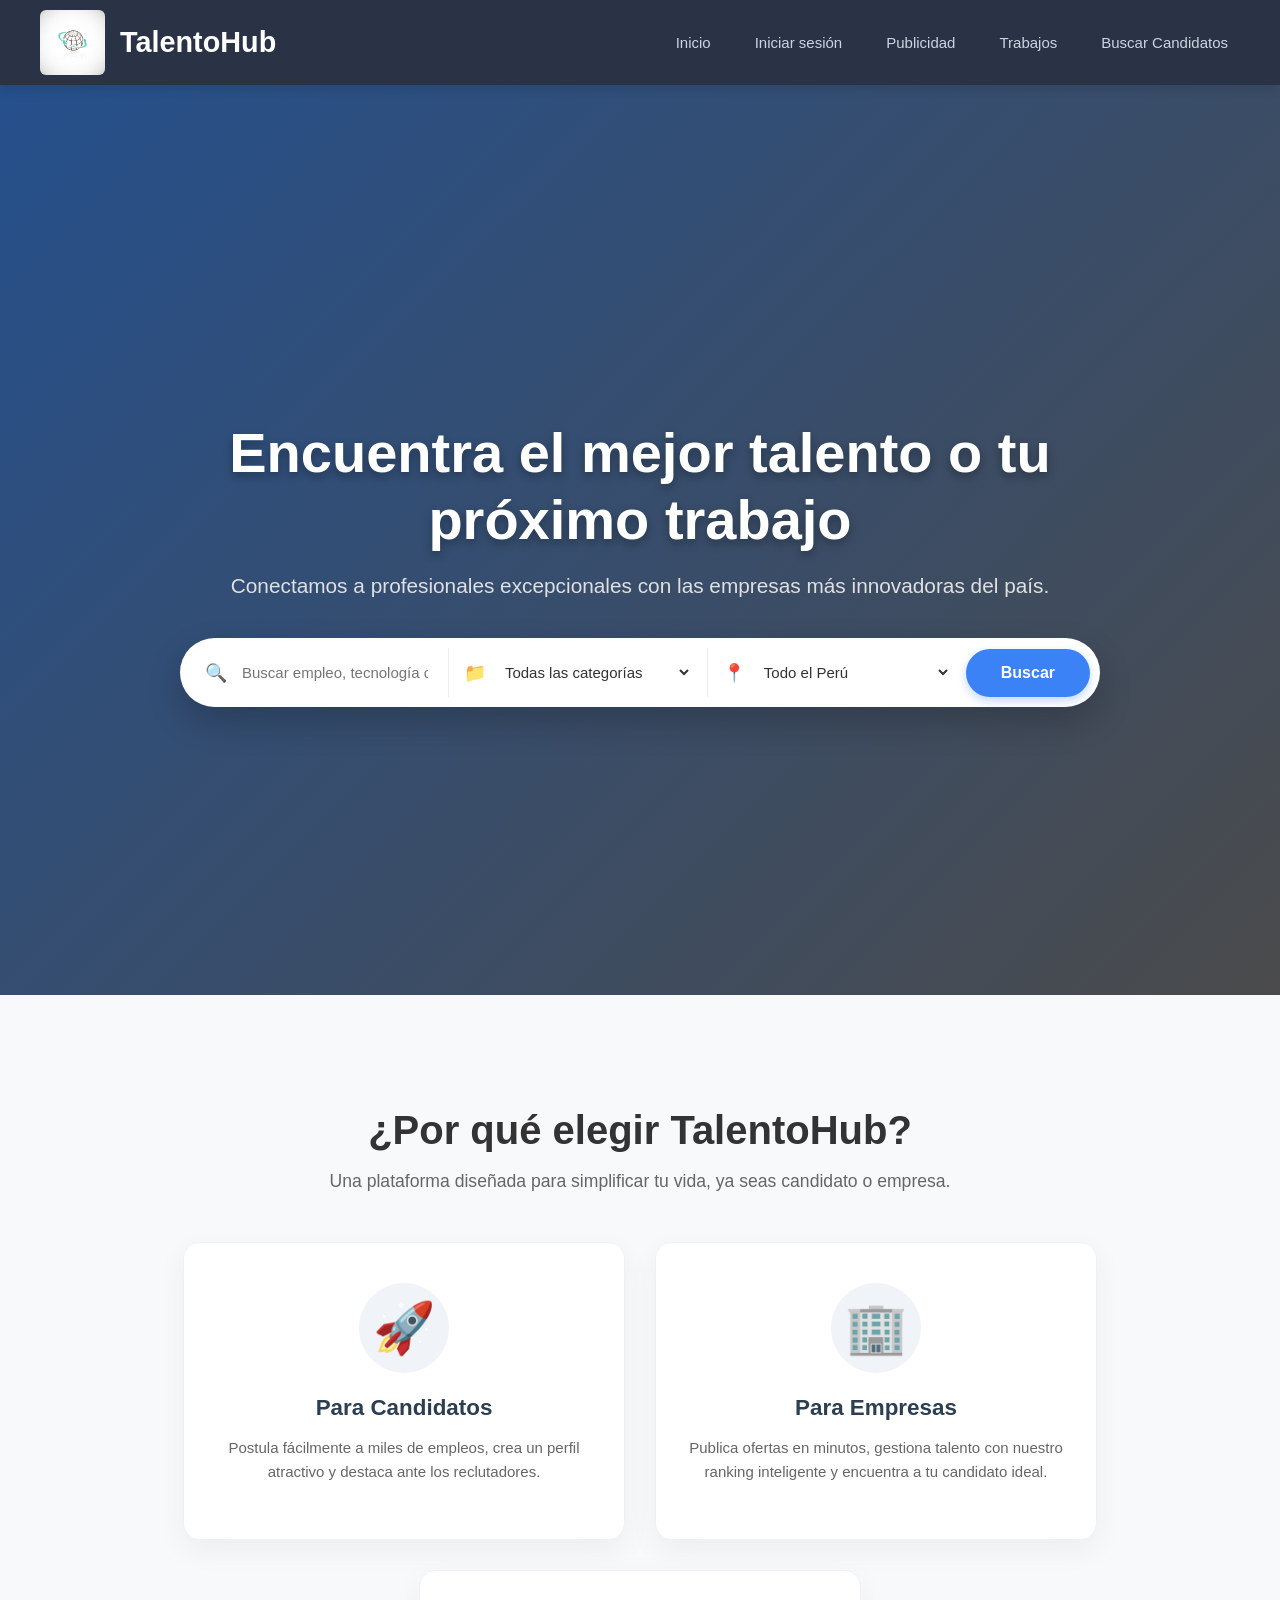
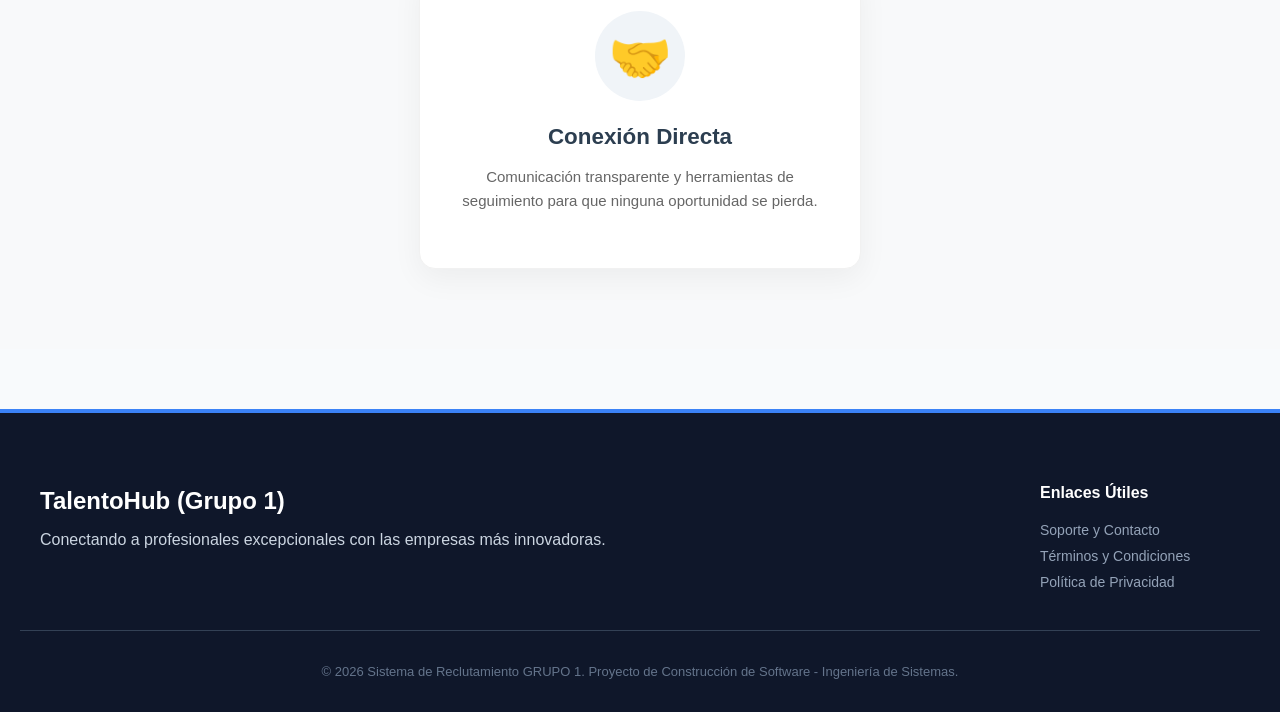
<file: index.html>
<!DOCTYPE html>
<html lang="es">
<head>
    <meta charset="UTF-8">
    <title>Sistema de Reclutamiento | TalentoHub</title>

    <link rel="stylesheet" href="shared/css/base.css">
    <link rel="stylesheet" href="shared/css/variables.css">
    <link rel="stylesheet" href="index.css">
</head>

<body>

<header id="navbar"></header>

<main>
    
    <section class="hero">
        <div class="hero-overlay"></div>
        <div class="hero-content">
            <h1>Encuentra el mejor talento o tu próximo trabajo</h1>
            <p>Conectamos a profesionales excepcionales con las empresas más innovadoras del país.</p>
            
            <div class="search-box">
                <div class="search-input-group">
                    <span>🔍</span>
                    <input 
                        type="text" 
                        id="searchInput" 
                        placeholder="Buscar empleo, tecnología o empresa..."
                    >
                </div>

                <div class="search-input-group border-left">
                    <span>📁</span>
                    <select id="categoriaSelect">
                        <option value="">Todas las categorías</option>
                    </select>
                </div>

                <div class="search-input-group border-left">
                    <span>📍</span>
                    <select id="ubicacionSelect">
                        <option value="">Todo el Perú</option>
                        <option value="Lima">Lima</option>
                        <option value="Arequipa">Arequipa</option>
                        <option value="Trujillo">Trujillo</option>
                        <option value="Huancayo">Huancayo</option>
                        <option value="Remoto">Remoto</option>
                    </select>
                </div>

                <button onclick="buscarOfertas()" class="btn-search">Buscar</button>
            </div>
        </div>
    </section>

    <section class="features-section">
        <div class="features-header">
            <h2>¿Por qué elegir TalentoHub?</h2>
            <p>Una plataforma diseñada para simplificar tu vida, ya seas candidato o empresa.</p>
        </div>

        <div class="features">
            <article class="feature">
                <div class="feature-icon">🚀</div>
                <h3>Para Candidatos</h3>
                <p>Postula fácilmente a miles de empleos, crea un perfil atractivo y destaca ante los reclutadores.</p>
            </article>

            <article class="feature">
                <div class="feature-icon">🏢</div>
                <h3>Para Empresas</h3>
                <p>Publica ofertas en minutos, gestiona talento con nuestro ranking inteligente y encuentra a tu candidato ideal.</p>
            </article>

            <article class="feature">
                <div class="feature-icon">🤝</div>
                <h3>Conexión Directa</h3>
                <p>Comunicación transparente y herramientas de seguimiento para que ninguna oportunidad se pierda.</p>
            </article>
        </div>
    </section>

</main>

<footer id="footer"></footer>

<script src="shared/js/mockData.js"></script>
<script src="shared/js/utils.js"></script>
<script src="index.js"></script>

</body>
</html>
</file>
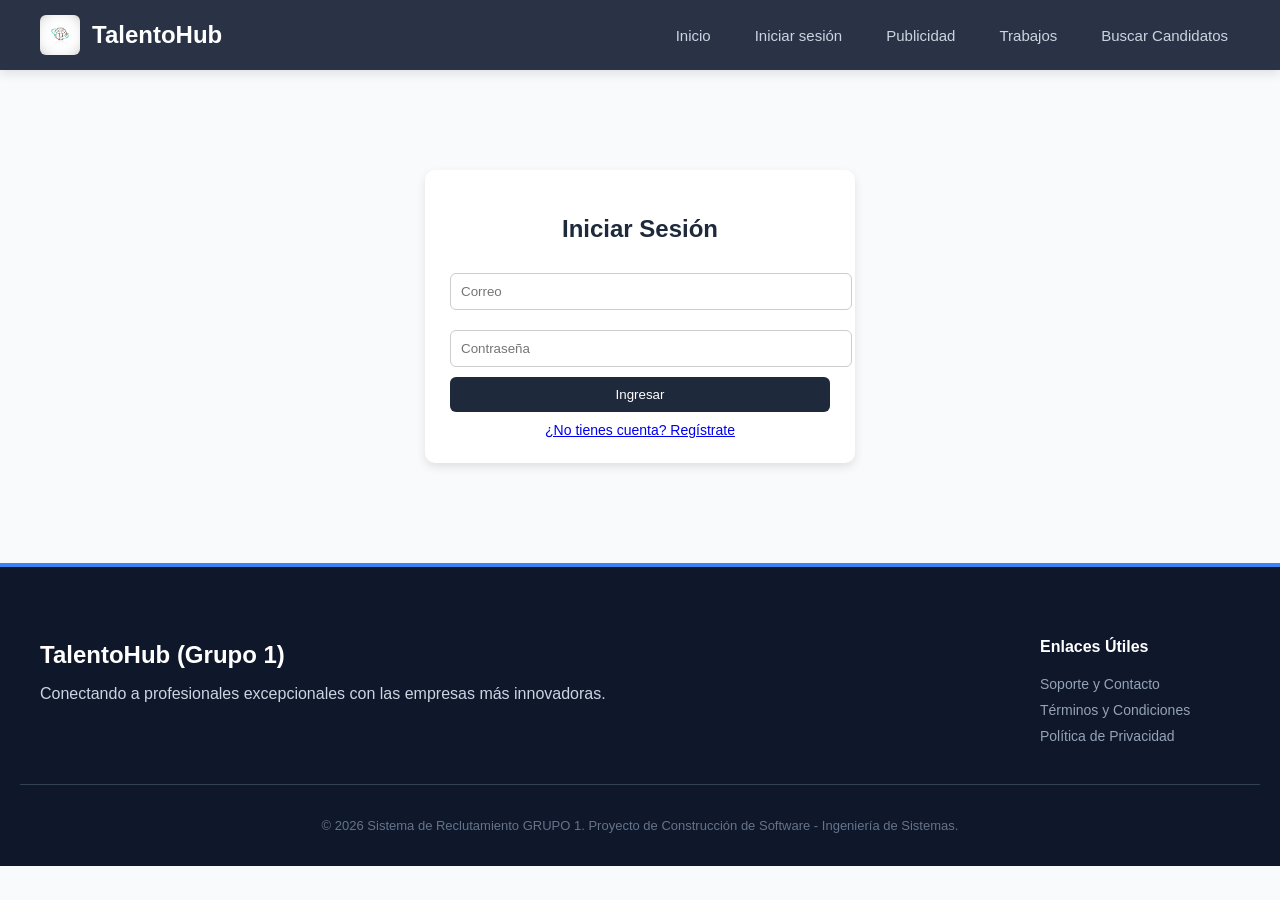
<file: auth/login.html>
<!DOCTYPE html>
<html lang="es">
<head>
    <meta charset="UTF-8">
    <title>Login</title>

    <link rel="stylesheet" href="../shared/css/variables.css">
    <link rel="stylesheet" href="../shared/css/base.css">
    <link rel="stylesheet" href="auth.css">
</head>
<body>

<div id="navbar"></div>

<div class="auth-container">
    <h2>Iniciar Sesión</h2>

    <form id="loginForm">
        <input type="email" placeholder="Correo" required>
        <input type="password" placeholder="Contraseña" required>

        <button type="submit">Ingresar</button>
    </form>

    <a href="register.html">¿No tienes cuenta? Regístrate</a>
</div>

<div id="footer"></div>

<script src="../shared/js/mockData.js"></script>
<script src="../shared/js/utils.js"></script>
<script src="auth.js"></script>

</body>
</html>
</file>
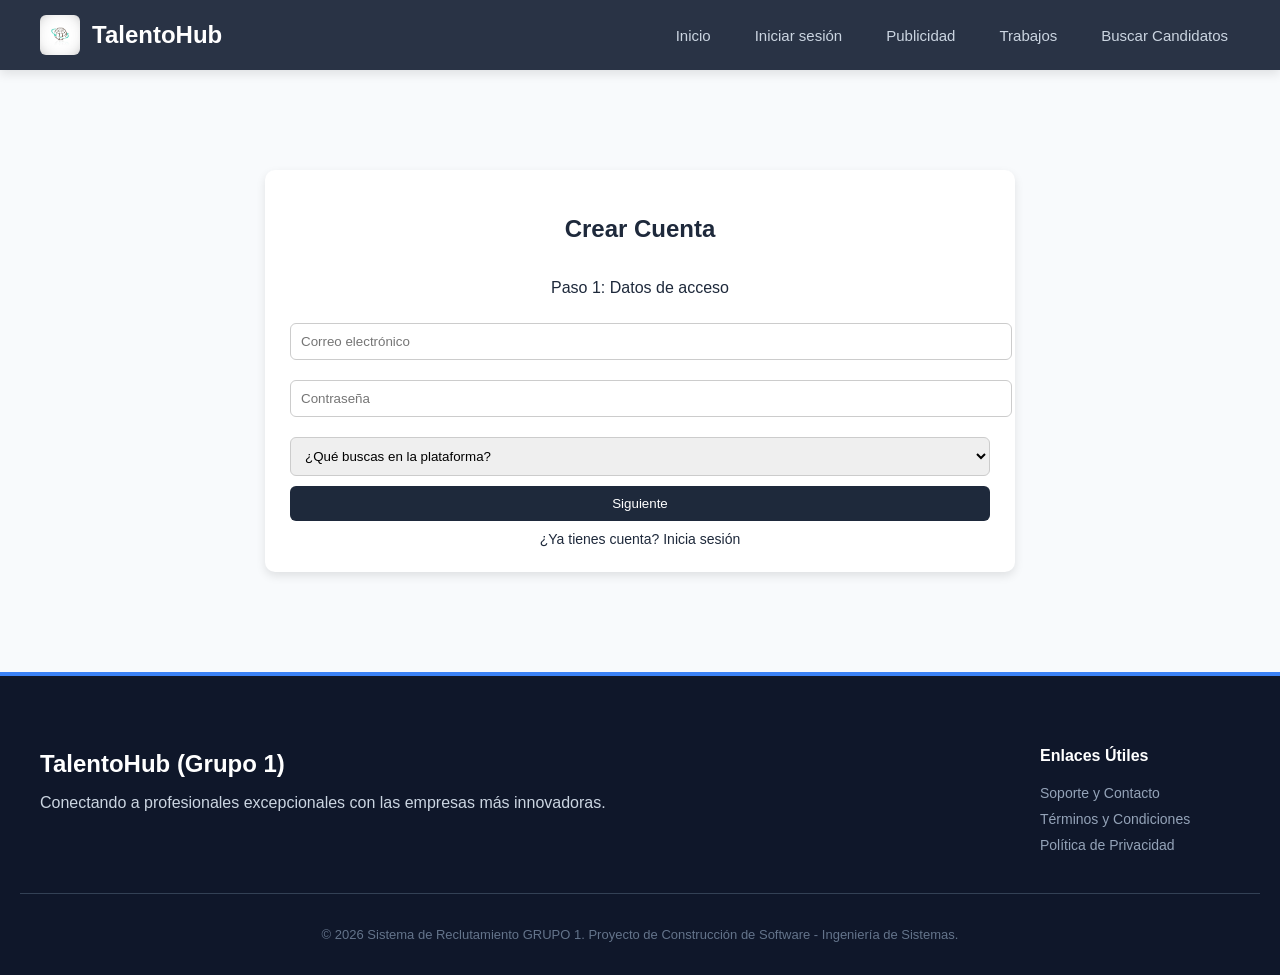
<file: auth/register.html>
<!DOCTYPE html>
<html lang="es">
<head>
    <meta charset="UTF-8">
    <title>Registro</title>
    <link rel="stylesheet" href="../shared/css/variables.css">
    <link rel="stylesheet" href="../shared/css/base.css">
    <link rel="stylesheet" href="auth.css">
</head>
<body>

<div id="navbar"></div>

<div class="auth-container large-container">
    <h2>Crear Cuenta</h2>
    
    <form id="registerForm">
        
        <div id="step1">
            <p>Paso 1: Datos de acceso</p>
            <input type="email" id="regEmail" placeholder="Correo electrónico" required>
            <input type="password" id="regPassword" placeholder="Contraseña" required>
            
            <select id="regRole" required>
                <option value="">¿Qué buscas en la plataforma?</option>
                <option value="postulante">Quiero encontrar trabajo (Candidato)</option>
                <option value="empresa">Quiero contratar talento (Empresa)</option>
            </select>
            
            <button type="button" onclick="nextStep()">Siguiente</button>
            <a href="login.html" class="link-footer">¿Ya tienes cuenta? Inicia sesión</a>
        </div>

        <div id="step2-postulante" class="hidden">
            <p>Paso 2: Completa tu Perfil Profesional</p>
            <div class="form-grid">
                <input type="text" id="p_nombre" placeholder="Nombres">
                <input type="text" id="p_apellidos" placeholder="Apellidos">
                <input type="date" id="p_nacimiento" title="Fecha de Nacimiento">
                <input type="text" id="p_dni" placeholder="DNI / Pasaporte">
                <input type="tel" id="p_telefono" placeholder="Teléfono">
                <input type="text" id="p_ubicacion" placeholder="Ciudad / Región">
                
                <select id="p_educacion">
                    <option value="">Nivel de Educación</option>
                    <option value="Técnico Incompleto">Técnico Incompleto</option>
                    <option value="Técnico Completo">Técnico Completo</option>
                    <option value="Universitario Incompleto">Universitario Incompleto</option>
                    <option value="Universitario Completo">Universitario Completo</option>
                    <option value="Postgrado/Maestría">Postgrado / Maestría</option>
                </select>
                
                <input type="text" id="p_institucion" placeholder="Institución Educativa Actual/Última">
                <input type="text" id="p_profesion" placeholder="Profesión o Titular (Ej. Ing. Sistemas)">
                <input type="number" id="p_experiencia" placeholder="Años de experiencia">
                
                <select id="p_viajar">
                    <option value="">¿Disponibilidad para viajar?</option>
                    <option value="Si">Sí</option>
                    <option value="No">No</option>
                </select>

                <input type="text" id="p_habilidades" placeholder="Habilidades (Ej. Java, Ventas, Excel)">
                <input type="url" id="p_linkedin" placeholder="URL de LinkedIn o Portafolio">
                <input type="number" id="p_salario" placeholder="Expectativa Salarial (Mensual)">
                <div class="full-width" style="display: flex; flex-direction: column; gap: 5px;">
                    <label for="p_cv" style="font-size: 14px; color: #555; font-weight: bold;">Sube tu CV (Formato PDF o DOCX):</label>
                    <input type="file" id="p_cv" accept=".pdf,.doc,.docx" style="background: #f8f9fa;">
                </div>
            </div>
            
            <div class="form-actions">
                <button type="button" class="btn-secondary" onclick="prevStep()">Atrás</button>
                <button type="submit" class="btn-primary">Finalizar Registro</button>
            </div>
        </div>

        <div id="step2-empresa" class="hidden">
            <p>Paso 2: Datos de tu Empresa</p>
            <div class="form-grid">
                <input type="text" id="e_ruc" placeholder="RUC">
                <input type="text" id="e_razon" placeholder="Razón Social">
                <input type="text" id="e_comercial" placeholder="Nombre Comercial">
                <input type="text" id="e_sector" placeholder="Sector / Industria (Ej. Tecnología, Minería)">
                
                <select id="e_tamano">
                    <option value="">Tamaño de la Empresa</option>
                    <option value="1-10">Micro (1-10 empleados)</option>
                    <option value="11-50">Pequeña (11-50 empleados)</option>
                    <option value="51-200">Mediana (51-200 empleados)</option>
                    <option value="200+">Grande (Más de 200 empleados)</option>
                </select>

                <input type="text" id="e_ubicacion" placeholder="Dirección Principal / Ciudad">
                <input type="tel" id="e_telefono" placeholder="Teléfono de Contacto">
                <input type="url" id="e_web" placeholder="Sitio Web">
                <input type="text" id="e_contacto" placeholder="Nombre de la Persona de Contacto">
                <input type="text" id="e_cargo" placeholder="Cargo del Contacto (Ej. RRHH)">
                <input type="url" id="e_logo" placeholder="URL del Logo (Opcional)">
                <textarea id="e_descripcion" placeholder="Breve descripción de la empresa" rows="1"></textarea>
            </div>

            <div class="form-actions">
                <button type="button" class="btn-secondary" onclick="prevStep()">Atrás</button>
                <button type="submit" class="btn-primary">Finalizar Registro</button>
            </div>
        </div>

    </form>
</div>

<div id="footer"></div>
<script src="../shared/js/mockData.js"></script>
<script src="../shared/js/utils.js"></script>
<script src="auth.js"></script>
</body>
</html>
</file>
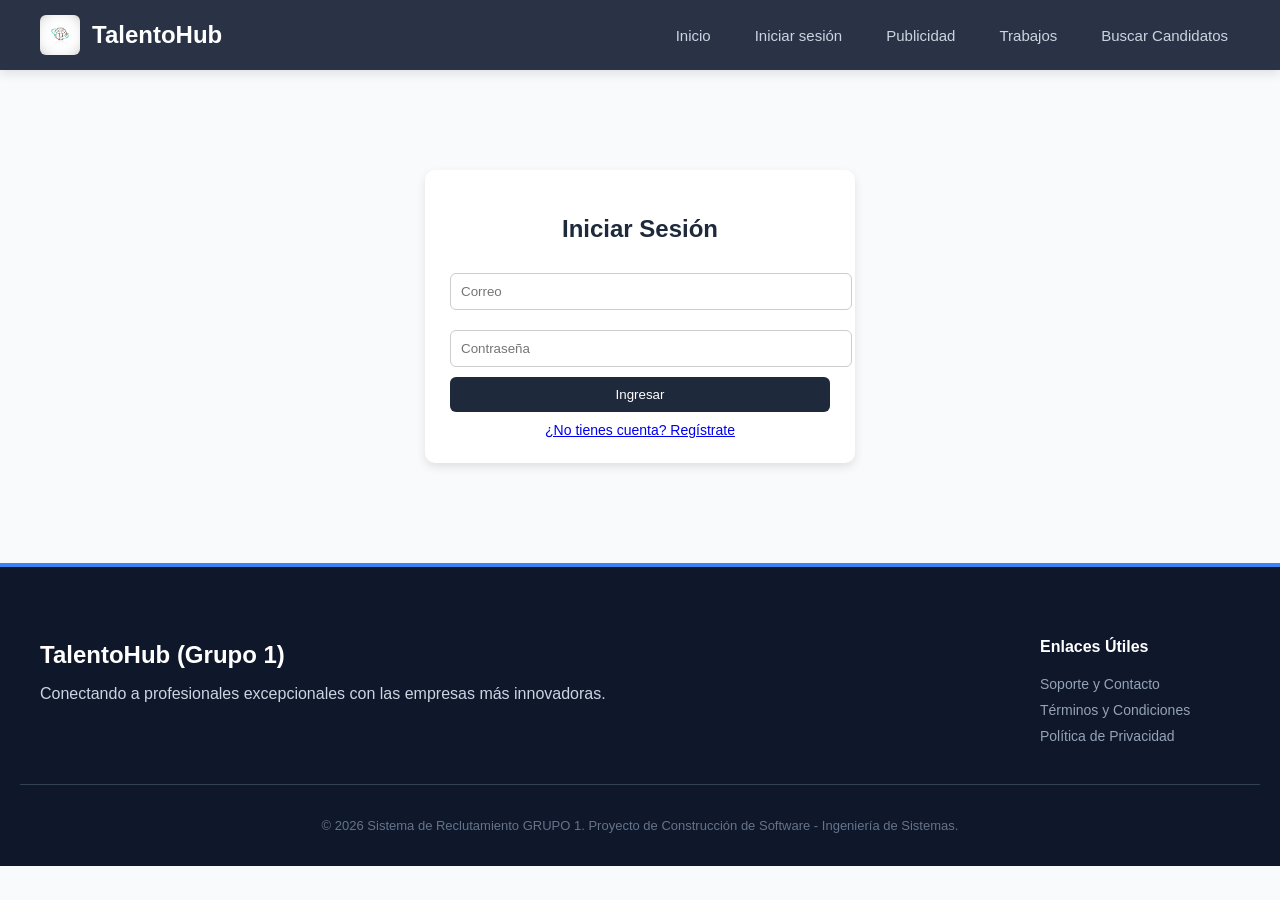
<file: management/candidates/dashboard_candidate.html>
<!DOCTYPE html>
<html lang="es">
<head>
    <meta charset="UTF-8">
    <title>Mi Panel | TalentoHub</title>
    <link rel="stylesheet" href="../../shared/css/variables.css">
    <link rel="stylesheet" href="../../shared/css/base.css">
    <link rel="stylesheet" href="dashboard_candidate.css">
</head>
<body>

<header id="navbar"></header>

<div class="dashboard-container">
    <aside class="profile-sidebar">
        <header class="profile-header">
            <img id="profileFoto" src="" alt="Foto de perfil" class="profile-img">
            <h2 id="profileName">Cargando...</h2>
            <p id="profileProfession" class="text-muted">Cargando...</p>
        </header>
        
        <div class="profile-details">
            <p><strong>Ubicación:</strong> <span id="profileLocation"></span></p>
            <p><strong>Teléfono:</strong> <span id="profilePhone"></span></p>
            <p><strong>Educación:</strong> <span id="profileEducation"></span></p>
            <p><strong>Experiencia:</strong> <span id="profileExperience"></span> años</p>
            <p><strong>Expectativa Salarial:</strong> S/ <span id="profileSalary"></span></p>
            
            <div class="skills-container">
                <strong>Habilidades:</strong>
                <div id="profileSkills" class="skills-tags"></div>
            </div>

            <div class="profile-actions">
                <button class="btn btn-primary btn-full" onclick="toggleEditMode()">Editar Perfil</button>
            </div>
        </div>
    </aside>

    <main class="dashboard-main">
        
        <section id="view-postulaciones">
            <header class="section-header">
                <h2>📋 Mis Postulaciones</h2>
                <p class="text-muted">Haz seguimiento al estado de tus procesos y mira tus resultados técnicos.</p>
            </header>
            
            <div id="postulacionesList" class="postulaciones-grid">
                </div>
        </section>

        <section id="view-editar" class="hidden edit-section-box">
            <header class="section-header">
                <h2>Actualizar Datos del Perfil</h2>
            </header>
            
            <form id="formEditProfile">
                <div class="form-grid">
                    <div>
                        <label>Nombre</label>
                        <input type="text" id="editNombre" required>
                    </div>
                    <div>
                        <label>Apellidos</label>
                        <input type="text" id="editApellidos" required>
                    </div>
                    <div>
                        <label>Teléfono</label>
                        <input type="text" id="editTelefono">
                    </div>
                    <div>
                        <label>Ubicación (Ciudad)</label>
                        <input type="text" id="editUbicacion">
                    </div>
                    <div>
                        <label>Nivel de Educación</label>
                        <input type="text" id="editNivelEducacion">
                    </div>
                    <div>
                        <label>Institución</label>
                        <input type="text" id="editInstitucion">
                    </div>
                    <div>
                        <label>Profesión / Cargo Actual</label>
                        <input type="text" id="editProfesion">
                    </div>
                    <div>
                        <label>Años de Experiencia</label>
                        <input type="number" id="editExperiencia" min="0">
                    </div>
                    <div>
                        <label>¿Disponibilidad para viajar?</label>
                        <select id="editViajar">
                            <option value="Sí">Sí</option>
                            <option value="No">No</option>
                        </select>
                    </div>
                    <div>
                        <label>Expectativa Salarial (S/)</label>
                        <input type="number" id="editSueldo">
                    </div>
                    <div class="full-width">
                        <label>Habilidades (Separadas por comas)</label>
                        <input type="text" id="editHabilidades" placeholder="Ej: React, Python, Diseño UX">
                    </div>
                    <div>
                        <label>URL de LinkedIn</label>
                        <input type="url" id="editLinkedin">
                    </div>
                    <div>
                        <label>URL de Foto de Perfil</label>
                        <input type="url" id="editFoto">
                    </div>
                    <div class="full-width">
                        <label>Ruta o URL a tu CV (Ej. ../cv/uploads/mi_cv.pdf)</label>
                        <input type="text" id="editCV">
                    </div>
                </div>
                <div class="form-actions">
                    <button type="button" onclick="toggleEditMode()" class="btn btn-secondary">Cancelar</button>
                    <button type="submit" class="btn btn-primary">Guardar Cambios</button>
                </div>
            </form>
        </section>

    </main>

    <div id="postulacionModal" class="modal hidden">
        <div class="modal-content modal-xl">
            <span class="close" onclick="closeModal()">&times;</span>
            <div id="modalBody">
                </div>
        </div>
    </div>
</div>

<footer id="footer"></footer>

<script src="../../shared/js/mockData.js"></script>
<script src="../../shared/js/utils.js"></script>
<script src="dashboard_candidate.js"></script>

</body>
</html>
</file>
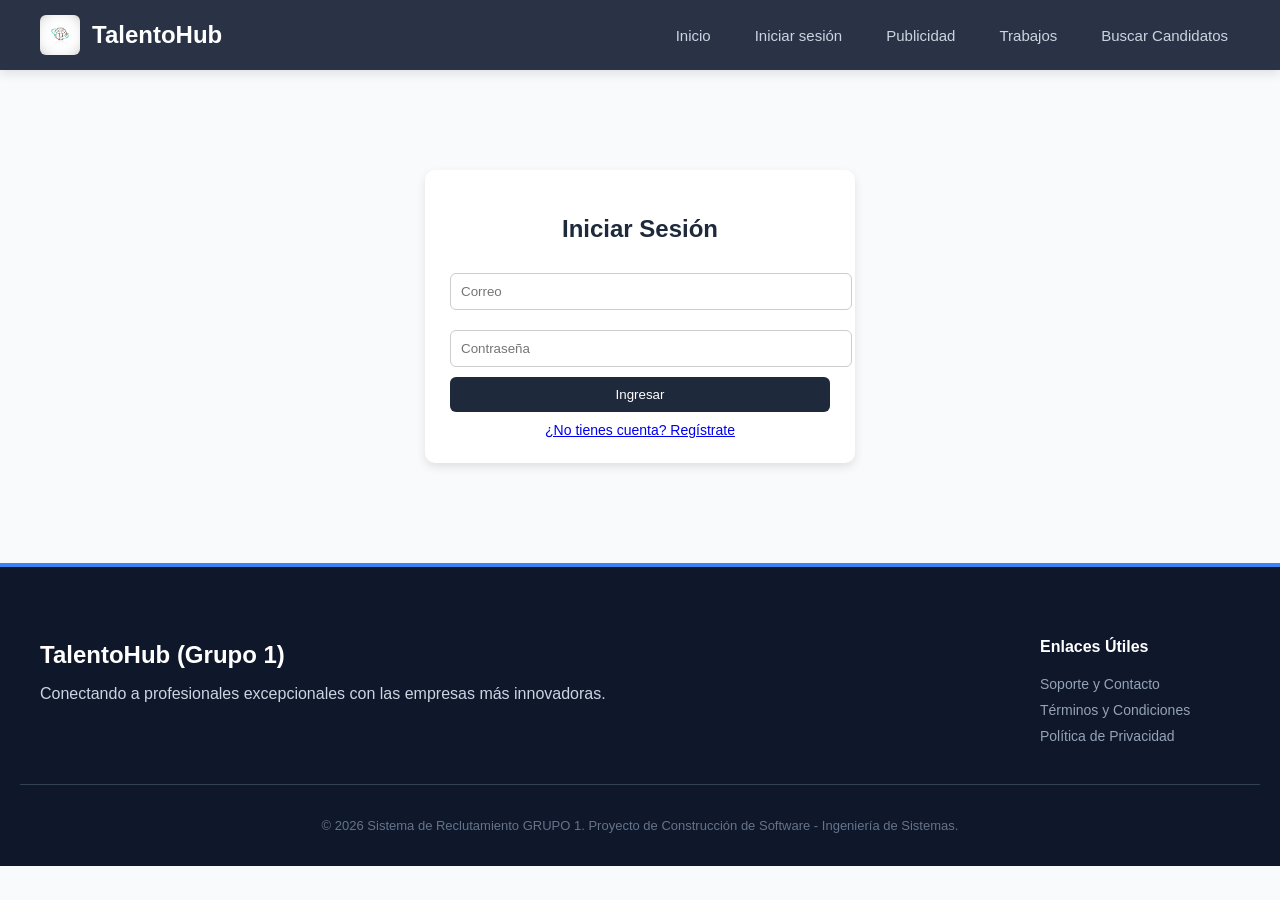
<file: management/companies/dashboard_company.html>
<!DOCTYPE html>
<html lang="es">
<head>
    <meta charset="UTF-8">
    <title>Panel de Empresa | TalentoHub</title>
    <link rel="stylesheet" href="../../shared/css/variables.css">
    <link rel="stylesheet" href="../../shared/css/base.css">
    <link rel="stylesheet" href="dashboard_company.css">
</head>
<body>

<header id="navbar"></header>

<main class="dashboard-container">
    
    <section id="view-empresas" class="dashboard-section">
        <header class="section-header">
            <div>
                <h2>🏢 Mis Empresas</h2>
                <p class="text-muted">Gestiona los perfiles de tus empresas registradas.</p>
            </div>
            <button class="btn btn-primary" onclick="openModal('modalNuevaEmpresa')">+ Registrar Nueva Empresa</button>
        </header>
        <div id="empresasList" class="grid-container">
            </div>
    </section>

    <section id="view-ofertas" class="dashboard-section hidden">
        <header class="section-header">
            <div>
                <button class="btn btn-secondary btn-sm" onclick="showView('view-empresas')">← Volver a Mis Empresas</button>
                <h2 id="ofertasTitle" class="title-mt">Ofertas Publicadas</h2>
            </div>
            <button class="btn btn-primary" onclick="abrirModalNuevaOferta()">+ Publicar Oferta</button>
        </header>
        <div id="ofertasList" class="grid-container">
            </div>
    </section>

    <section id="view-postulantes" class="dashboard-section hidden">
        <header class="section-header">
            <div>
                <button class="btn btn-secondary btn-sm" onclick="showView('view-ofertas')">← Volver a Ofertas</button>
                <h2 id="postulantesTitle" class="title-mt">Postulantes</h2>
            </div>
        </header>
        <div id="postulantesList" class="grid-container">
            </div>
    </section>

</main>

<div id="modalNuevaEmpresa" class="modal hidden">
    <div class="modal-content">
        <span class="close" onclick="closeModal('modalNuevaEmpresa')">&times;</span>
        <h2>Registrar Nueva Empresa</h2>
        <form id="formNuevaEmpresa" class="form-grid">
            <input type="text" id="empNombre" placeholder="Nombre de la Empresa" required class="full-width">
            <input type="text" id="empSector" placeholder="Sector (Ej. Tecnología, Finanzas)" required>
            <input type="text" id="empUbicacion" placeholder="Sede Principal (Ej. Lima)" required>
            <input type="url" id="empLogo" placeholder="URL del Logo (Opcional)" class="full-width">
            <div class="full-width">
                <textarea id="empDesc" placeholder="Breve descripción de la empresa..." rows="3" required></textarea>
            </div>
            <div class="full-width form-actions">
                <button type="submit" class="btn btn-primary">Registrar Empresa</button>
            </div>
        </form>
    </div>
</div>

<div id="modalNuevaOferta" class="modal hidden">
    <div class="modal-content" style="max-width: 700px;">
        <span class="close" onclick="closeModal('modalNuevaOferta')">&times;</span>
        <h2>Publicar Oferta Laboral</h2>
        <form id="formNuevaOferta" class="form-grid">
            <input type="text" id="ofTitulo" placeholder="Título del Puesto" required class="full-width">
            <select id="ofCategoria" required>
                <option value="">Selecciona Categoría</option>
            </select>
            <select id="ofModalidad" required>
                <option value="">Modalidad</option>
                <option value="Remoto">Remoto</option>
                <option value="Híbrido">Híbrido</option>
                <option value="Presencial">Presencial</option>
            </select>
            <input type="text" id="ofUbicacion" placeholder="Ubicación (Ej. Lima, Remoto)" required>
            <input type="number" id="ofSueldo" placeholder="Sueldo Ofrecido (S/)" required>
            <div class="full-width">
                <textarea id="ofDesc" placeholder="Descripción completa del puesto..." rows="4" required></textarea>
            </div>

            <div class="full-width eval-section-box">
                <h3 class="eval-title">📝 Evaluación Técnica (Opcional)</h3>
                <p class="eval-subtitle">Agrega preguntas para evaluar a los candidatos automáticamente. Selecciona el círculo de la opción que será la correcta.</p>
                
                <div id="preguntasContainer"></div>
                
                <button type="button" class="btn btn-secondary btn-add-pregunta" onclick="agregarPreguntaUI()">+ Agregar Pregunta</button>
            </div>

            <div class="full-width form-actions">
                <button type="submit" class="btn btn-primary">Publicar Oferta</button>
            </div>
        </form>
    </div>
</div>

<div id="modalDetalleCuestionario" class="modal hidden">
    <div class="modal-content modal-lg">
        <span class="close" onclick="closeModal('modalDetalleCuestionario')">&times;</span>
        <h2>Detalle de Evaluación Técnica</h2>
        <div id="detalleCuestionarioContenido"></div>
    </div>
</div>

<footer id="footer"></footer>

<script src="../../shared/js/mockData.js"></script>
<script src="../../shared/js/utils.js"></script>
<script src="dashboard_company.js"></script>

</body>
</html>
</file>
<file: shared/css/base.css>
/* =======================
   NAVBAR (Diseño Moderno)
======================= */
.navbar {
    display: flex;
    justify-content: space-between;
    align-items: center;
    background: rgba(30, 41, 59, 0.95); /* Color oscuro con ligera transparencia */
    backdrop-filter: blur(10px); /* Efecto cristal */
    padding: 15px 40px;
    color: var(--white);
    position: sticky;
    top: 0;
    z-index: 9999;
    box-shadow: var(--shadow);
}

.navbar-brand {
    display: flex;
    align-items: center;
    gap: 12px;
    text-decoration: none;
    color: var(--white);
    font-size: 1.5rem;
    font-weight: 800;
    transition: var(--transition);
}

.navbar-brand:hover {
    opacity: 0.8;
}

.navbar-logo {
    height: 40px;
    width: auto;
    object-fit: contain;
    border-radius: 6px;
}

.nav-links {
    display: flex;
    gap: 20px;
    align-items: center;
}

.nav-links a {
    color: #cbd5e1;
    text-decoration: none;
    font-weight: 500;
    font-size: 15px;
    transition: var(--transition);
    padding: 8px 12px;
    border-radius: var(--radius);
}

.nav-links a:hover {
    color: var(--white);
    background: rgba(255, 255, 255, 0.1);
}

.badge {
    background: var(--accent);
    color: var(--white);
    padding: 4px 10px;
    border-radius: 20px;
    font-size: 12px;
    font-weight: bold;
}

/* =======================
   FOOTER (Diseño Profesional)
======================= */
.footer {
    background: var(--secondary);
    color: #cbd5e1;
    padding: 50px 20px 20px 20px;
    margin-top: 60px;
    border-top: 4px solid var(--accent);
}

.footer-content {
    max-width: 1200px;
    margin: 0 auto;
    display: flex;
    justify-content: space-between;
    flex-wrap: wrap;
    gap: 30px;
    margin-bottom: 40px;
}

.footer-info {
    flex: 1;
    min-width: 300px;
}

.footer-title {
    color: var(--white);
    font-size: 1.5rem;
    margin-bottom: 15px;
}

.footer-links {
    display: flex;
    flex-direction: column;
    gap: 10px;
    min-width: 200px;
}

.footer-links h4 {
    color: var(--white);
    margin-bottom: 10px;
}

.footer-links a {
    color: #94a3b8;
    text-decoration: none;
    transition: var(--transition);
    font-size: 14px;
}

.footer-links a:hover {
    color: var(--accent);
    padding-left: 5px;
}

.footer-bottom {
    text-align: center;
    padding-top: 20px;
    border-top: 1px solid #334155;
    font-size: 13px;
    color: #64748b;
}

/* Responsivo para móviles */
/* @media (max-width: 768px) {
    .navbar {
        flex-direction: column;
        padding: 15px;
        gap: 15px;
    }
    .nav-links {
        flex-wrap: wrap;
        justify-content: center;
    }
} */
</file>
<file: shared/css/variables.css>
/* Variables CSS Globales */

:root {
    /* 🎨 COLORES */
    --primary: #1e293b;
    --primary-hover: #334155;
    --secondary: #0f172a;
    --accent: #3b82f6;
    --accent-hover: #2563eb;
    --background: #f8fafc;
    --text: #1e293b;
    --text-muted: #64748b;
    --white: #ffffff;
    --gray: #e2e8f0;

    /* 📏 ESPACIADOS */
    --spacing-sm: 8px;
    --spacing-md: 16px;
    --spacing-lg: 24px;

    /* 🔤 TIPOGRAFÍA */
    --font-main: 'Segoe UI', Roboto, Helvetica, Arial, sans-serif;

    /* 🎯 BORDES Y EFECTOS */
    --radius: 8px;
    --radius-lg: 12px;
    --shadow-sm: 0 2px 4px rgba(0,0,0,0.05);
    --shadow: 0 4px 10px rgba(0,0,0,0.1);
    --shadow-lg: 0 10px 25px rgba(0,0,0,0.15);
    
    /* ⏱️ ANIMACIONES */
    --transition: all 0.3s ease;
}

body {
    font-family: var(--font-main);
    background-color: var(--background);
    color: var(--text);
    margin: 0;
    padding: 0;
}
</file>
<file: index.css>
/* ==========================================
   shared/css/variables.css (Incrustado aquí para contexto)
   Normalmente esto iría en su propio archivo, pero lo
   mantenemos aquí para asegurar que los estilos funcionen.
========================================== */
:root {
    /* 🎨 COLORES */
    --primary: #1e293b;
    --primary-hover: #334155;
    --secondary: #0f172a;
    --accent: #3b82f6;
    --accent-hover: #2563eb;
    --background: #f8fafc;
    --text: #1e293b;
    --text-muted: #64748b;
    --white: #ffffff;
    --gray: #e2e8f0;

    /* 📏 ESPACIADOS */
    --spacing-sm: 8px;
    --spacing-md: 16px;
    --spacing-lg: 24px;

    /* 🔤 TIPOGRAFÍA */
    --font-main: 'Segoe UI', Roboto, Helvetica, Arial, sans-serif;

    /* 🎯 BORDES Y EFECTOS */
    --radius: 8px;
    --radius-lg: 12px;
    --shadow-sm: 0 2px 4px rgba(0,0,0,0.05);
    --shadow: 0 4px 10px rgba(0,0,0,0.1);
    --shadow-lg: 0 10px 25px rgba(0,0,0,0.15);
    
    /* ⏱️ ANIMACIONES */
    --transition: all 0.3s ease;
}

body {
    font-family: var(--font-main);
    background-color: var(--background);
    color: var(--text);
    margin: 0;
    padding: 0;
}

/* ==========================================
   shared/css/base.css (Incrustado y ACTUALIZADO)
   Aquí está el cambio principal para el logo.
========================================== */

/* NAVBAR (Diseño Moderno y Pegajoso) */
.navbar {
    display: flex;
    justify-content: space-between;
    align-items: center;
    background: rgba(30, 41, 59, 0.95); /* Color oscuro con ligera transparencia */
    backdrop-filter: blur(10px); /* Efecto cristal */
    /* Ajustamos el padding vertical para acomodar el logo más grande sin que la barra sea gigante */
    padding: 10px 40px; 
    color: var(--white);
    position: sticky;
    top: 0;
    z-index: 9999;
    box-shadow: var(--shadow);
}

.navbar-brand {
    display: flex;
    align-items: center;
    gap: 15px; /* Un poco más de espacio entre logo y texto */
    text-decoration: none;
    color: var(--white);
    /* Aumentamos ligeramente el tamaño de fuente del texto "TalentoHub" para equilibrar */
    font-size: 1.8rem; 
    font-weight: 800;
    transition: var(--transition);
}

.navbar-brand:hover {
    opacity: 0.8;
}

.navbar-logo {
    /* === CAMBIO PRINCIPAL AQUÍ === */
    height: 65px; /* Aumentado de 40px a 65px */
    width: auto; /* Mantiene la proporción */
    object-fit: contain;
    border-radius: 6px;
}

.nav-links {
    display: flex;
    gap: 20px;
    align-items: center;
}

.nav-links a {
    color: #cbd5e1;
    text-decoration: none;
    font-weight: 500;
    font-size: 15px;
    transition: var(--transition);
    padding: 8px 12px;
    border-radius: var(--radius);
}

.nav-links a:hover {
    color: var(--white);
    background: rgba(255, 255, 255, 0.1);
}

.badge {
    background: var(--accent);
    color: var(--white);
    padding: 4px 10px;
    border-radius: 20px;
    font-size: 12px;
    font-weight: bold;
}

/* FOOTER (Diseño Profesional) */
.footer {
    background: var(--secondary);
    color: #cbd5e1;
    padding: 50px 20px 20px 20px;
    margin-top: 60px;
    border-top: 4px solid var(--accent);
}

.footer-content {
    max-width: 1200px;
    margin: 0 auto;
    display: flex;
    justify-content: space-between;
    flex-wrap: wrap;
    gap: 30px;
    margin-bottom: 40px;
}

.footer-info {
    flex: 1;
    min-width: 300px;
}

.footer-title {
    color: var(--white);
    font-size: 1.5rem;
    margin-bottom: 15px;
}

.footer-links {
    display: flex;
    flex-direction: column;
    gap: 10px;
    min-width: 200px;
}

.footer-links h4 {
    color: var(--white);
    margin-bottom: 10px;
}

.footer-links a {
    color: #94a3b8;
    text-decoration: none;
    transition: var(--transition);
    font-size: 14px;
}

.footer-links a:hover {
    color: var(--accent);
    padding-left: 5px;
}

.footer-bottom {
    text-align: center;
    padding-top: 20px;
    border-top: 1px solid #334155;
    font-size: 13px;
    color: #64748b;
}

/* ==========================================
   Estilos específicos de index.html
========================================== */

/* HERO SECTION (BANNER CON IMAGEN) */
.hero {
    position: relative;
    text-align: center;
    padding: 140px 20px;
    /* Imagen de fondo profesional */
    background-image: url('https://images.unsplash.com/photo-1522071820081-009f0129c71c?ixlib=rb-4.0.3&auto=format&fit=crop&w=1920&q=80');
    background-size: cover;
    background-position: center;
    background-attachment: fixed; /* Efecto Parallax suave */
    min-height: 70vh;
    display: flex;
    align-items: center;
    justify-content: center;
}

/* Capa oscura/azulada sobre la imagen para que el texto se lea bien */
.hero-overlay {
    position: absolute;
    top: 0; left: 0; right: 0; bottom: 0;
    background: linear-gradient(135deg, rgba(0, 50, 120, 0.85) 0%, rgba(0, 0, 0, 0.7) 100%);
    z-index: 1;
}

.hero-content {
    position: relative;
    z-index: 2;
    max-width: 1000px;
    width: 100%;
}

.hero h1 {
    font-size: 3.5rem;
    font-weight: 800;
    color: #ffffff;
    margin-bottom: 15px;
    text-shadow: 0 4px 10px rgba(0,0,0,0.3);
    line-height: 1.2;
}

.hero p {
    font-size: 1.3rem;
    color: #e0e0e0;
    margin-bottom: 40px;
    font-weight: 300;
}

/* BUSCADOR FLOTANTE */
.search-box {
    display: flex;
    align-items: center;
    background: #ffffff;
    padding: 10px;
    border-radius: 50px;
    box-shadow: 0 15px 35px rgba(0,0,0,0.2);
    margin: 0 auto;
    width: 100%;
    max-width: 900px;
}

.search-input-group {
    display: flex;
    align-items: center;
    flex: 1;
    padding: 0 15px;
}

.search-input-group span {
    font-size: 18px;
    margin-right: 10px;
    color: #666;
}

.border-left {
    border-left: 1px solid #eee;
}

.search-box input,
.search-box select {
    width: 100%;
    padding: 15px 5px;
    border: none;
    background: transparent;
    font-size: 15px;
    color: #333;
    outline: none;
    cursor: pointer;
}

.btn-search {
    background: var(--accent, #3b82f6);
    color: white;
    border: none;
    padding: 15px 35px;
    border-radius: 40px;
    font-size: 16px;
    font-weight: bold;
    cursor: pointer;
    transition: all 0.3s ease;
    box-shadow: 0 4px 10px rgba(59, 130, 246, 0.3);
}

.btn-search:hover {
    background: var(--accent-hover, #2563eb);
    transform: translateY(-2px);
    box-shadow: 0 6px 15px rgba(59, 130, 246, 0.4);
}

/* CARACTERÍSTICAS (FEATURES) */
.features-section {
    padding: 80px 20px;
    background-color: #f8f9fa;
    text-align: center;
}

.features-header {
    margin-bottom: 50px;
}

.features-header h2 {
    font-size: 2.5rem;
    color: #333;
    margin-bottom: 10px;
}

.features-header p {
    color: #666;
    font-size: 1.1rem;
}

.features {
    display: flex;
    justify-content: center;
    gap: 30px;
    max-width: 1200px;
    margin: 0 auto;
    flex-wrap: wrap;
}

.feature {
    background: white;
    padding: 40px 30px;
    width: calc(33.333% - 20px);
    min-width: 280px;
    border-radius: 16px;
    box-shadow: 0 10px 30px rgba(0,0,0,0.05);
    transition: transform 0.3s ease, box-shadow 0.3s ease;
    border: 1px solid #f1f1f1;
}

.feature:hover {
    transform: translateY(-10px);
    box-shadow: 0 15px 40px rgba(0,0,0,0.1);
    border-color: #e2e8f0;
}

.feature-icon {
    font-size: 50px;
    margin-bottom: 20px;
    background: #f0f4f8;
    width: 90px;
    height: 90px;
    line-height: 90px;
    border-radius: 50%;
    margin: 0 auto 20px auto;
}

.feature h3 {
    font-size: 1.4rem;
    color: #2c3e50;
    margin-bottom: 15px;
}

.feature p {
    color: #666;
    line-height: 1.6;
    font-size: 15px;
}

/* RESPONSIVO (MÓVILES) */
@media (max-width: 768px) {
    .navbar {
        flex-direction: column;
        padding: 15px;
        gap: 15px;
    }
    .nav-links {
        flex-wrap: wrap;
        justify-content: center;
    }

    .hero h1 { font-size: 2.2rem; }
    .hero p { font-size: 1.1rem; }
    
    .search-box {
        flex-direction: column;
        border-radius: 16px;
        padding: 20px;
    }

    .search-input-group {
        width: 100%;
        padding: 10px 0;
    }

    .border-left {
        border-left: none;
        border-top: 1px solid #eee;
    }

    .btn-search {
        width: 100%;
        margin-top: 15px;
        border-radius: 12px;
    }

    .feature { width: 100%; }
}
</file>
<file: auth/auth.css>
/* =======================
   CONTENEDOR GENERAL AUTH
======================= */
.auth-container {
    width: 380px;
    margin: 100px auto;
    background: var(--white, #fff);
    padding: 25px;
    border-radius: 10px;
    box-shadow: 0 4px 10px rgba(0,0,0,0.1);
    text-align: center;
}

/* TITULO */
.auth-container h2 {
    margin-bottom: 20px;
}

/* FORMULARIO */
.auth-container form {
    display: flex;
    flex-direction: column;
}

/* INPUTS */
.auth-container input,
.auth-container select {
    width: 100%;
    margin: 10px 0;
    padding: 10px;
    border-radius: 6px;
    border: 1px solid #ccc;
}

/* BOTÓN */
.auth-container button {
    width: 100%;
    padding: 10px;
    background: var(--primary);
    color: white;
    border: none;
    border-radius: 6px;
    cursor: pointer;
    transition: 0.3s;
}

.auth-container button:hover {
    opacity: 0.9;
}

/* LINK EXTRA */
.auth-container a {
    margin-top: 10px;
    display: block;
    font-size: 14px;
}

/*  ---------------------------- */

/* Modificadores para el contenedor cuando hay muchos datos */
.large-container {
    width: 100%;
    max-width: 700px; /* Más ancho para la grilla */
}

/* Ocultar secciones */
.hidden {
    display: none !important;
}

/* Grilla para formularios grandes (Paso 2) */
.form-grid {
    display: grid;
    grid-template-columns: 1fr 1fr; /* Dos columnas */
    gap: 15px;
    margin-top: 20px;
    text-align: left;
}

/* Hacer que algunos inputs ocupen todo el ancho si es necesario */
.form-grid textarea,
.form-grid .full-width {
    grid-column: span 2;
    padding: 10px;
    border-radius: 6px;
    border: 1px solid #ccc;
    font-family: inherit;
}

/* Contenedor de botones inferiores */
.form-actions {
    display: flex;
    gap: 10px;
    margin-top: 20px;
}

.btn-secondary {
    background: #6c757d !important;
}

.link-footer {
    display: block;
    margin-top: 15px;
    color: var(--primary);
    text-decoration: none;
}
</file>
<file: management/candidates/dashboard_candidate.css>
/* =======================
   ESTRUCTURA DASHBOARD
======================= */
.dashboard-container {
    max-width: 1200px;
    margin: 40px auto;
    padding: 0 20px;
    display: grid;
    grid-template-columns: 350px 1fr;
    gap: 30px;
}

/* =======================
   BARRA LATERAL (PERFIL)
======================= */
.profile-sidebar {
    background: #fff;
    padding: 30px;
    border-radius: 12px;
    box-shadow: 0 4px 12px rgba(0,0,0,0.05);
    height: fit-content;
}

.profile-header {
    text-align: center;
    border-bottom: 1px solid #eee;
    padding-bottom: 20px;
    margin-bottom: 20px;
}

.profile-img {
    width: 120px;
    height: 120px;
    border-radius: 50%;
    object-fit: cover;
    margin-bottom: 15px;
    border: 3px solid var(--primary, #0056b3);
}

.profile-header h2 { margin: 0; font-size: 22px; color: var(--primary); }
.text-muted { color: #666; font-size: 14px; margin-top: 5px; }
.profile-details p { font-size: 14px; margin: 10px 0; border-bottom: 1px dashed #eee; padding-bottom: 5px; }
.skills-tags { display: flex; flex-wrap: wrap; gap: 8px; margin-top: 10px; }
.skill-badge { background: #e0f2fe; color: #0284c7; padding: 4px 10px; border-radius: 12px; font-size: 12px; font-weight: bold; }
.profile-actions { margin-top: 20px; }
.btn-full { width: 100%; }

/* =======================
   PANEL PRINCIPAL
======================= */
.section-header { margin-bottom: 25px; border-bottom: 2px solid var(--primary); padding-bottom: 10px; }
.section-header h2 { margin: 0; color: #333; }
.hidden { display: none !important; }

.edit-section-box {
    background: white; 
    padding: 30px; 
    border-radius: 12px; 
    box-shadow: 0 4px 10px rgba(0,0,0,0.1);
}

/* Grilla de Postulaciones */
.postulaciones-grid { display: flex; flex-direction: column; gap: 15px; }

/* .postulacion-card ahora se aplicará a un <article> */
.postulacion-card {
    background: #fff; border: 1px solid #eaeaea; border-radius: 10px; padding: 20px;
    display: flex; justify-content: space-between; align-items: center;
    box-shadow: 0 2px 5px rgba(0,0,0,0.02); transition: transform 0.2s, box-shadow 0.2s;
}
.postulacion-card:hover { transform: translateY(-3px); box-shadow: 0 8px 15px rgba(0,0,0,0.05); border-color: #cbd5e1; }

.postulacion-info h3 { margin: 0 0 5px 0; color: var(--primary); font-size: 18px; }
.postulacion-info p { margin: 0; color: #555; font-size: 14px; }
.postulacion-date { font-size: 12px; color: #888; margin-top: 8px; display: block; }

.badge-examen {
    font-size: 12px; margin-left: 10px; color: #16a34a; font-weight: bold;
}

/* ESTADOS */
.status-badge { padding: 6px 12px; border-radius: 20px; font-size: 12px; font-weight: bold; display: inline-block; margin-bottom: 10px; }
.status-pendiente { background: #fef3c7; color: #d97706; }
.status-visto { background: #e0f2fe; color: #0284c7; }
.status-entrevista { background: #dcfce7; color: #16a34a; }
.status-rechazado { background: #fee2e2; color: #dc2626; }

/* =======================
   FORMULARIO EDITAR
======================= */
.form-grid { display: grid; grid-template-columns: 1fr 1fr; gap: 15px; }
.full-width { grid-column: span 2; }
.form-grid label { display: block; font-size: 13px; font-weight: bold; margin-bottom: 5px; color: #555; }
.form-grid input, .form-grid select { width: 100%; padding: 10px; border: 1px solid #ccc; border-radius: 6px; font-size: 14px; box-sizing: border-box; }
.form-actions { display: flex; justify-content: flex-end; gap: 15px; margin-top: 30px; border-top: 1px solid #eee; padding-top: 20px; }

/* =======================
   BOTONES
======================= */
.btn { display: inline-flex; align-items: center; justify-content: center; padding: 10px 20px; font-size: 14px; font-weight: bold; border: none; border-radius: 8px; cursor: pointer; transition: all 0.3s ease; }
.btn-primary { background: linear-gradient(135deg, var(--accent, #3b82f6), #2563eb); color: white; box-shadow: 0 4px 10px rgba(59, 130, 246, 0.3); }
.btn-primary:hover { transform: translateY(-2px); box-shadow: 0 6px 15px rgba(59, 130, 246, 0.4); }
.btn-secondary { background: #ffffff; color: #334155; border: 1px solid #cbd5e1; }
.btn-secondary:hover { background: #f8fafc; border-color: #94a3b8; transform: translateY(-2px); }
.btn-sm { padding: 8px 12px; font-size: 13px; }

/* =======================
   MODAL DE DETALLES Y RESULTADOS
======================= */
.modal { position: fixed; z-index: 9999; left: 0; top: 0; width: 100%; height: 100%; background-color: rgba(0, 0, 0, 0.6); backdrop-filter: blur(4px); display: none; align-items: center; justify-content: center; }
.modal-content { background-color: #fff; padding: 30px; border-radius: 12px; width: 90%; position: relative; max-height: 85vh; overflow-y: auto; box-shadow: 0 15px 30px rgba(0,0,0,0.2); }
.close { position: absolute; top: 15px; right: 20px; font-size: 28px; font-weight: bold; color: #aaa; cursor: pointer; }
.close:hover { color: #333; }

.modal-xl { max-width: 750px; }

/* Detalles de Empresa en Modal */
.company-header-modal { display: flex; align-items: center; gap: 15px; background: #f8fafc; padding: 15px; border-radius: 10px; border: 1px solid #e2e8f0; margin-bottom: 20px; }
.company-header-modal img { width: 60px; height: 60px; border-radius: 8px; object-fit: cover; }
.company-header-modal h3 { margin: 0; color: var(--primary); font-size: 20px; }
.company-header-modal p { margin: 2px 0 0 0; color: #64748b; font-size: 14px; }

/* Clases extraídas de JS para detalles de Oferta */
.postulacion-details-box { margin-bottom: 25px; }
.oferta-title-modal { color: var(--primary); margin: 0 0 5px 0; }
.mt-5 { margin-top: 5px; }
.mb-15 { margin-bottom: 15px; }
.comentario-text { margin: 5px 0; color: #555; }

/* Resultados del Cuestionario en Modal */
.evaluacion-score-box { background: #f0f9ff; border: 1px solid #bae6fd; padding: 15px; border-radius: 10px; margin-bottom: 20px; text-align: center; }
.score-text { font-size: 18px; font-weight: bold; color: #0369a1; margin: 0; }
.respuestas-title { margin-bottom: 15px; border-bottom: 2px solid #eee; padding-bottom: 5px; }
.respuestas-warning { font-size: 13px; color: #666; margin-bottom: 15px; }

.q-detail-box { background: white; margin-bottom: 15px; padding: 20px; border: 1px solid #e2e8f0; border-radius: 8px; box-shadow: 0 2px 5px rgba(0,0,0,0.02); }
.q-title { margin-top: 0; font-weight: bold; font-size: 15px; color: #333; }
.q-list { list-style: none; padding: 0; margin-top: 15px; }
.q-item { padding: 10px; margin-bottom: 8px; border-radius: 6px; border: 1px solid #ccc; font-size: 14px; }
.q-item-selected { background: #e0f2fe; border-color: #bae6fd; color: #0369a1; font-weight: bold; }
.q-item-normal { background: #f8fafc; color: #64748b; }
.no-eval-msg { padding: 20px; background: #f8fafc; border-radius: 8px; text-align: center; color: #64748b; }

@media (max-width: 768px) {
    .dashboard-container { grid-template-columns: 1fr; }
    .form-grid { grid-template-columns: 1fr; }
    .full-width { grid-column: span 1; }
    .postulacion-card { flex-direction: column; align-items: flex-start; gap: 15px; }
}
</file>
<file: management/companies/dashboard_company.css>
/* =======================
   1. ESTRUCTURA GENERAL
======================= */
.dashboard-container {
    max-width: 1200px;
    margin: 40px auto;
    padding: 0 20px;
    min-height: 60vh;
}

.dashboard-section {
    animation: fadeIn 0.3s ease;
}

.section-header {
    display: flex;
    justify-content: space-between;
    align-items: center;
    margin-bottom: 30px;
    border-bottom: 2px solid var(--primary, #0056b3);
    padding-bottom: 15px;
}

.section-header h2 {
    margin: 0;
    color: #333;
}

.text-muted {
    color: #666;
    margin-top: 5px;
    font-size: 14px;
}

.hidden {
    display: none !important;
}

/* =======================
   2. GRILLAS Y TARJETAS
======================= */
.grid-container {
    display: grid;
    grid-template-columns: repeat(auto-fill, minmax(320px, 1fr));
    gap: 25px;
}

.card {
    background: #fff;
    border-radius: 8px;
    padding: 20px;
    box-shadow: 0 2px 8px rgba(0,0,0,0.05);
    border: 1px solid #eee;
    transition: transform 0.2s ease;
}

.card:hover {
    transform: translateY(-3px);
    box-shadow: 0 8px 15px rgba(0,0,0,0.1);
}

.form-grid {
    display: grid;
    grid-template-columns: 1fr 1fr;
    gap: 15px;
}

.full-width {
    grid-column: span 2;
}

.form-grid input, .form-grid select, .form-grid textarea {
    width: 100%;
    padding: 10px;
    border: 1px solid #ccc;
    border-radius: 5px;
    box-sizing: border-box;
}

/* =======================
   3. MODALES
======================= */
.modal {
    position: fixed;
    z-index: 1000;
    left: 0;
    top: 0;
    width: 100%;
    height: 100%;
    background-color: rgba(0, 0, 0, 0.5);
    display: flex;
    align-items: center;
    justify-content: center;
    backdrop-filter: blur(4px);
}

.modal-content {
    background-color: white;
    padding: 30px;
    border-radius: 12px;
    width: 90%;
    max-width: 600px;
    position: relative;
    max-height: 90vh;
    overflow-y: auto;
}

.close {
    position: absolute;
    top: 15px;
    right: 20px;
    font-size: 28px;
    color: #aaa;
    cursor: pointer;
}

.close:hover { color: #333; }

@keyframes fadeIn {
    from { opacity: 0; transform: translateY(-10px); }
    to { opacity: 1; transform: translateY(0); }
}

@media (max-width: 768px) {
    .form-grid { grid-template-columns: 1fr; }
    .full-width { grid-column: span 1; }
}

/* =======================
   4. RANKING DE POSTULANTES
======================= */
.card.rank-gold { 
    border: 2px solid #ffd700; 
    background: linear-gradient(to bottom right, #fffdf0, #ffffff); 
}
.card.rank-silver { 
    border: 2px solid #c0c0c0; 
    background: linear-gradient(to bottom right, #f8f8f8, #ffffff);
}
.card.rank-bronze { 
    border: 2px solid #cd7f32; 
    background: linear-gradient(to bottom right, #fffaf0, #ffffff);
}

/* =======================
   5. BOTONES Y ETIQUETAS
======================= */
.btn {
    display: inline-flex;
    align-items: center;
    justify-content: center;
    padding: 10px 20px;
    font-size: 14px;
    font-weight: bold;
    border: none;
    border-radius: 8px;
    cursor: pointer;
    transition: all 0.3s ease;
}

.btn-primary { background: linear-gradient(135deg, var(--accent, #3b82f6), #2563eb); color: white; }
.btn-secondary { background: #f1f5f9; color: #334155; border: 1px solid #cbd5e1; }
.btn-sm { padding: 6px 12px; font-size: 12px; }

.status-badge {
    padding: 4px 10px;
    border-radius: 12px;
    font-size: 12px;
    font-weight: bold;
    display: inline-block;
    margin-bottom: 10px;
}

.status-activa { background: #dcfce7; color: #16a34a; }
.status-cerrada { background: #fee2e2; color: #dc2626; }

/* =======================
   6. CREADOR Y RESULTADOS CUESTIONARIO
======================= */
.evaluacion-card {
    background: #f8fafc; 
    border: 1px solid #cbd5e1; 
    border-radius: 8px; 
    padding: 12px; 
    margin: 15px 0;
}

.evaluacion-score-box {
    margin-bottom: 20px;
}

.evaluacion-score {
    text-align: center; 
    font-size: 18px; 
    font-weight: bold; 
    color: #0369a1; 
    margin: 0;
}

.q-detail-box {
    background: white; 
    border: 1px solid #e2e8f0;
    padding: 10px;
    border-radius: 6px;
    margin-bottom: 10px;
}

.pregunta-box {
    background: #fff;
    border: 1px solid #ddd;
    padding: 15px;
    border-radius: 8px;
    margin-bottom: 20px;
}

.opcion-row {
    display: flex;
    align-items: center;
    gap: 10px;
    margin-top: 8px;
}

/* =======================
   7. CLASES DE UTILIDAD (Eliminación estilos en línea)
======================= */
.title-mt { margin-top: 15px; }
.modal-lg { max-width: 700px; }

.eval-section-box {
    background: #f8fafc; 
    padding: 20px; 
    border-radius: 8px; 
    border: 1px solid #e2e8f0;
}

.eval-title {
    margin-top: 0; 
    color: var(--primary, #0056b3);
}

.eval-subtitle {
    font-size: 13px; 
    color: #666; 
    margin-bottom: 15px;
}

.btn-add-pregunta {
    margin-top: 10px; 
}
</file>
